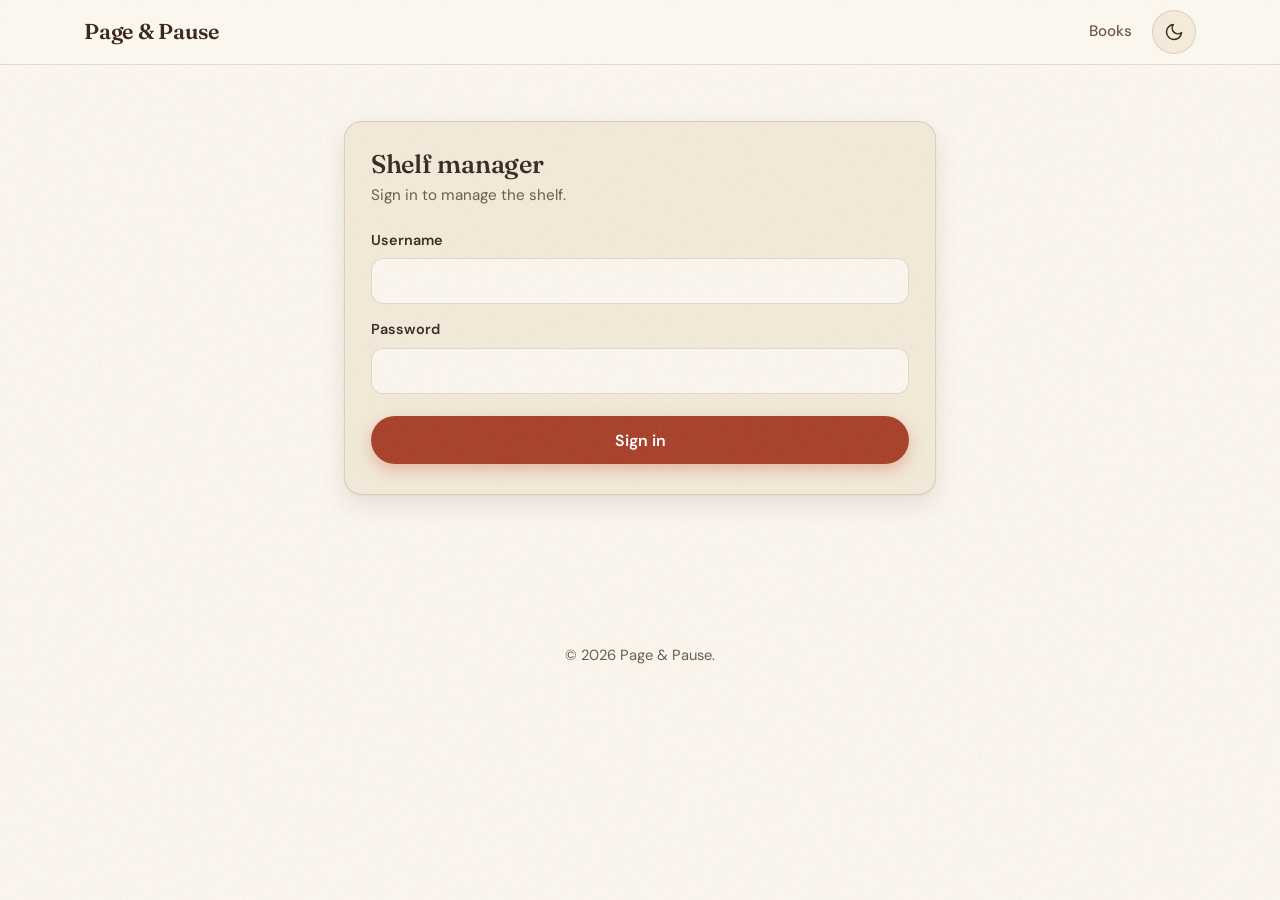
<file: admin.html>
<!DOCTYPE html>
<html lang="en">
<head>
  <meta charset="UTF-8">
  <meta name="viewport" content="width=device-width, initial-scale=1.0">
  <!-- Keep this page out of search engines -->
  <meta name="robots" content="noindex, nofollow">
  <title>Shelf manager — Page &amp; Pause</title>

  <link rel="icon" href="data:image/svg+xml,<svg xmlns='http://www.w3.org/2000/svg' viewBox='0 0 100 100'><text y='.9em' font-size='90'>📖</text></svg>">

  <link rel="preconnect" href="https://fonts.googleapis.com">
  <link rel="preconnect" href="https://fonts.gstatic.com" crossorigin>
  <link href="https://fonts.googleapis.com/css2?family=Fraunces:opsz,wght@9..144,400;9..144,500;9..144,600&family=DM+Sans:wght@400;500;700&display=swap" rel="stylesheet">

  <link rel="stylesheet" href="style.css">

  <script>
    (function () {
      var saved = localStorage.getItem('pp-theme');
      var prefersDark = window.matchMedia('(prefers-color-scheme: dark)').matches;
      document.documentElement.dataset.theme = saved || (prefersDark ? 'dark' : 'light');
    })();
  </script>
</head>
<body>
  <header class="site-header">
    <div class="wrap header-inner">
      <a class="brand" href="index.html">Page &amp; Pause</a>
      <nav class="nav" aria-label="Main">
        <a href="index.html#books">Books</a>
        <button id="themeToggle" class="theme-toggle" type="button" aria-label="Switch to evening (dark) mode">
          <svg class="icon icon-moon" viewBox="0 0 24 24" width="20" height="20"
               fill="none" stroke="currentColor" stroke-width="1.8"
               stroke-linecap="round" stroke-linejoin="round" aria-hidden="true">
            <path d="M21 12.8A9 9 0 1 1 11.2 3a7 7 0 0 0 9.8 9.8z"/>
          </svg>
          <svg class="icon icon-sun" viewBox="0 0 24 24" width="20" height="20"
               fill="none" stroke="currentColor" stroke-width="1.8"
               stroke-linecap="round" aria-hidden="true">
            <circle cx="12" cy="12" r="4"/>
            <path d="M12 2v2M12 20v2M4.9 4.9l1.4 1.4M17.7 17.7l1.4 1.4M2 12h2M20 12h2M4.9 19.1l1.4-1.4M17.7 6.3l1.4-1.4"/>
          </svg>
        </button>
      </nav>
    </div>
  </header>

  <main class="admin-page">
    <div class="wrap admin-wrap">

      <!-- ===== Login (shown until you sign in) ===== -->
      <section id="loginView" class="admin-card">
        <h1>Shelf manager</h1>
        <p class="admin-sub">Sign in to manage the shelf.</p>
        <form id="loginForm" novalidate>
          <label for="username">Username</label>
          <input id="username" name="username" type="text" autocomplete="username" required>

          <label for="password">Password</label>
          <input id="password" name="password" type="password" autocomplete="current-password" required>

          <p class="form-error" id="loginError" role="alert" hidden>Wrong username or password.</p>

          <button class="btn btn-primary" type="submit">Sign in</button>
        </form>
      </section>

      <!-- ===== Add-book form (after login) ===== -->
      <section id="adminView" hidden>
        <div class="admin-card">
          <div class="admin-head">
            <h1 id="formTitle">Add a book</h1>
            <button class="btn btn-soft btn-small" id="logoutBtn" type="button">Sign out</button>
          </div>

          <form id="bookForm" novalidate>
            <label for="fTitle">Book name</label>
            <input id="fTitle" type="text" placeholder="Atomic Habits" required>

            <label for="fBlurb">Description</label>
            <textarea id="fBlurb" rows="3" placeholder="Two sentences about the book…" required></textarea>

            <label for="fAuthor">Author</label>
            <input id="fAuthor" type="text" placeholder="James Clear" required>

            <label for="fCover">Image link</label>
            <input id="fCover" type="url" placeholder="https://… or covers/my-book.jpg" required>

            <label for="fLocker">Content locker link</label>
            <input id="fLocker" type="url" placeholder="https://…" required>

            <label for="fCategory">Category <span class="optional">(optional)</span></label>
            <input id="fCategory" type="text" placeholder="Habits">

            <label for="fProblem">Problem it solves <span class="optional">(optional — the “Solves:” line)</span></label>
            <input id="fProblem" type="text" placeholder="I can't stop procrastinating">

            <p class="form-error" id="formError" role="alert" hidden></p>
            <p class="form-ok" id="formOk" role="status" hidden>Saved — it's on the shelf below.</p>

            <button class="btn btn-primary" id="formSubmit" type="submit">Add book</button>
            <button class="btn btn-soft" id="cancelEdit" type="button" hidden>Cancel — back to adding</button>
          </form>
        </div>

        <div class="admin-card">
          <h2>All books on the shelf</h2>
          <p class="admin-sub">
            Add, edit, hide, or delete books here. Changes are stored in this browser.
            Click <strong>Save &amp; Download</strong> to export the current public shelf
            as <code>books.json</code>, then replace the project file with that download.
          </p>
          <div class="admin-export">
            <button class="btn btn-primary" id="saveDownloadBtn" type="button">Save &amp; Download</button>
            <p class="form-ok" id="exportStatus" role="status" hidden></p>
          </div>
          <ul class="admin-list" id="adminList"></ul>
          <p class="admin-empty" id="adminEmpty" hidden>No books on the shelf.</p>
        </div>
      </section>

    </div>
  </main>

  <footer class="site-footer">
    <div class="wrap">
      <p class="copyright">© <span id="year">2026</span> Page &amp; Pause.</p>
    </div>
  </footer>

  <script src="script.js" defer></script>
  <script src="admin.js" defer></script>
</body>
</html>
</file>
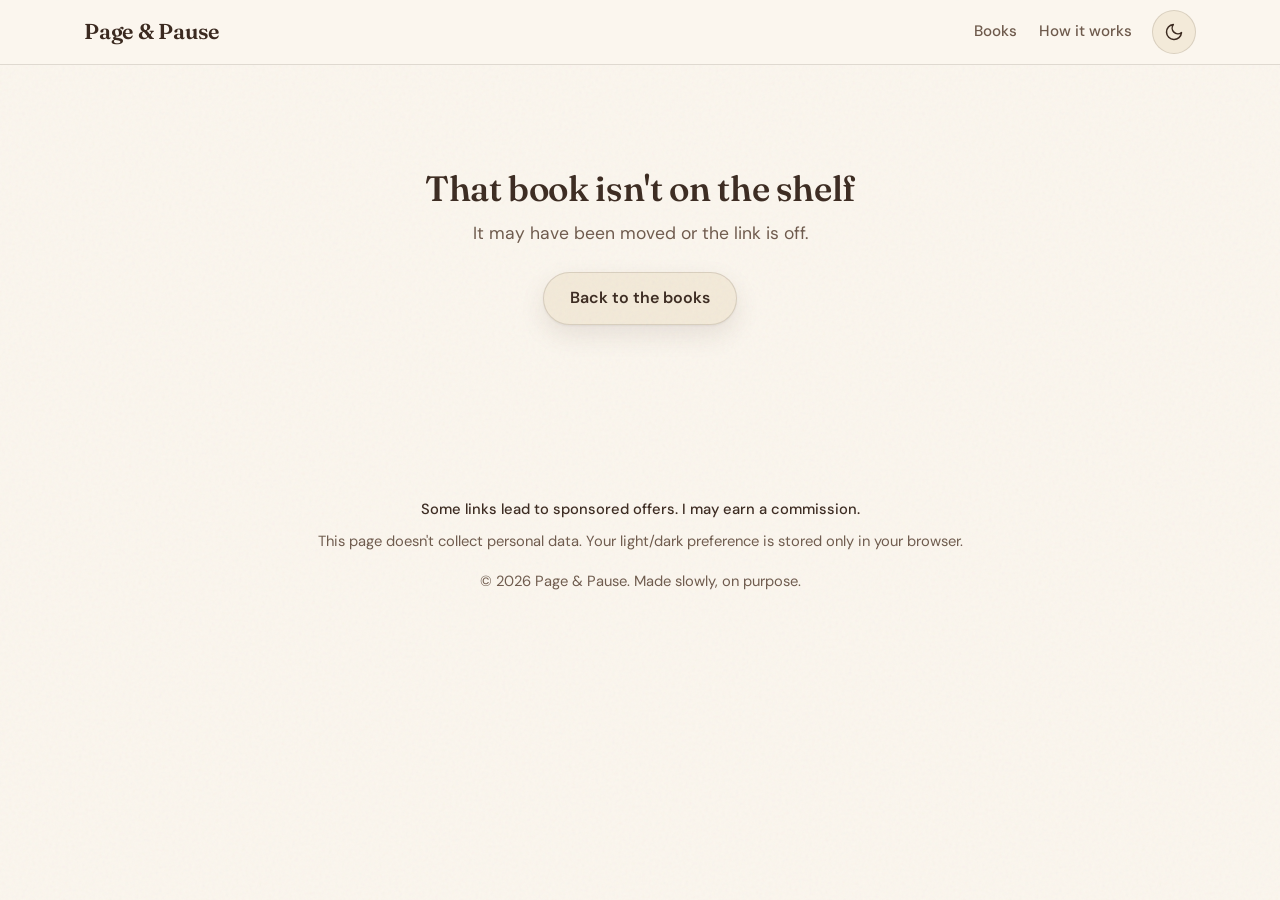
<file: book.html>
<!DOCTYPE html>
<html lang="en">
<head>
  <meta charset="UTF-8">
  <meta name="viewport" content="width=device-width, initial-scale=1.0">

  <title>Book — Page &amp; Pause</title>
  <meta name="description" content="Read the blurb and grab the free book.">
  <meta name="theme-color" content="#FBF6EE">

  <link rel="icon" href="data:image/svg+xml,<svg xmlns='http://www.w3.org/2000/svg' viewBox='0 0 100 100'><text y='.9em' font-size='90'>📖</text></svg>">

  <link rel="preconnect" href="https://fonts.googleapis.com">
  <link rel="preconnect" href="https://fonts.gstatic.com" crossorigin>
  <link href="https://fonts.googleapis.com/css2?family=Fraunces:opsz,wght@9..144,400;9..144,500;9..144,600&family=DM+Sans:wght@400;500;700&display=swap" rel="stylesheet">

  <link rel="stylesheet" href="style.css">

  <!-- Set the theme before first paint so there is no light/dark flash -->
  <script>
    (function () {
      var saved = localStorage.getItem('pp-theme');
      var prefersDark = window.matchMedia('(prefers-color-scheme: dark)').matches;
      document.documentElement.dataset.theme = saved || (prefersDark ? 'dark' : 'light');
    })();
  </script>
</head>
<body>
  <a class="skip-link" href="#bookDetail">Skip to the book</a>

  <header class="site-header">
    <div class="wrap header-inner">
      <a class="brand" href="index.html">Page &amp; Pause</a>
      <nav class="nav" aria-label="Main">
        <a href="index.html#books">Books</a>
        <a href="index.html#how">How it works</a>
        <button id="themeToggle" class="theme-toggle" type="button" aria-label="Switch to evening (dark) mode">
          <svg class="icon icon-moon" viewBox="0 0 24 24" width="20" height="20"
               fill="none" stroke="currentColor" stroke-width="1.8"
               stroke-linecap="round" stroke-linejoin="round" aria-hidden="true">
            <path d="M21 12.8A9 9 0 1 1 11.2 3a7 7 0 0 0 9.8 9.8z"/>
          </svg>
          <svg class="icon icon-sun" viewBox="0 0 24 24" width="20" height="20"
               fill="none" stroke="currentColor" stroke-width="1.8"
               stroke-linecap="round" aria-hidden="true">
            <circle cx="12" cy="12" r="4"/>
            <path d="M12 2v2M12 20v2M4.9 4.9l1.4 1.4M17.7 17.7l1.4 1.4M2 12h2M20 12h2M4.9 19.1l1.4-1.4M17.7 6.3l1.4-1.4"/>
          </svg>
        </button>
      </nav>
    </div>
  </header>

  <main class="detail-page">
    <!-- The book is rendered here by script.js using ?id=... in the URL -->
    <div class="wrap" id="bookDetail">
      <p class="result-count">Loading the book…</p>
    </div>
  </main>

  <footer class="site-footer">
    <div class="wrap">
      <p class="disclosure">Some links lead to sponsored offers. I may earn a commission.</p>
      <p class="privacy">This page doesn't collect personal data. Your light/dark preference is stored only in your browser.</p>
      <p class="copyright">© <span id="year">2026</span> Page &amp; Pause. Made slowly, on purpose.</p>
    </div>
  </footer>

  <script src="script.js" defer></script>
</body>
</html>
</file>
<file: style.css>
/* ============================================================
   Page & Pause — style.css
   ------------------------------------------------------------
   Everything is driven by the variables in :root. To restyle
   the whole site, change the colors here — never in the rules
   below. Dark ("evening") values live in the [data-theme="dark"]
   block further down.
   ============================================================ */

:root {
  /* ---- Palette (day) ---- */
  --cream: #FBF6EE;         /* page background */
  --coffee: #3B2A20;        /* main text */
  --terracotta: #C8553D;    /* accent (buttons, stamps) */
  --sage: #8A9A7B;          /* secondary accent */
  --sand: #F3EAD9;          /* card surfaces */

  /* ---- Derived, used by the rules below ---- */
  --bg: var(--cream);
  --text: var(--coffee);
  --text-soft: #6E5A4C;              /* muted coffee, AA on --bg */
  --card: var(--sand);
  --accent: var(--terracotta);
  --accent-text: #A8412B;            /* darker terracotta for AA text on light bg */
  --line: rgba(59, 42, 32, 0.14);
  --shadow: 0 1px 2px rgba(59, 42, 32, 0.06),
            0 10px 26px rgba(59, 42, 32, 0.10);
  --shadow-lift: 0 2px 4px rgba(59, 42, 32, 0.08),
                 0 18px 38px rgba(59, 42, 32, 0.16);
  --focus: var(--accent-text);
  --chip-active-bg: var(--coffee);
  --chip-active-fg: var(--cream);
  --btn-fg: #FFFFFF;

  /* ---- Type & shape ---- */
  --font-head: "Fraunces", Georgia, "Times New Roman", serif;
  --font-body: "DM Sans", system-ui, -apple-system, sans-serif;
  --radius: 18px;
  --radius-sm: 12px;
  --wrap: 1160px;
}

/* Evening reading mode — warm dark, never pure black */
[data-theme="dark"] {
  --bg: #221A15;
  --text: #EFE3D3;
  --text-soft: #B9A794;              /* warm light, AA on --bg */
  --card: #2C221A;
  --accent: #E0785C;                 /* lightened terracotta */
  --accent-text: #E8927A;
  --line: rgba(239, 227, 211, 0.16);
  --shadow: 0 1px 2px rgba(0, 0, 0, 0.30),
            0 10px 26px rgba(0, 0, 0, 0.40);
  --shadow-lift: 0 2px 4px rgba(0, 0, 0, 0.35),
                 0 18px 38px rgba(0, 0, 0, 0.55);
  --focus: #E8927A;
  --chip-active-bg: #E0785C;
  --chip-active-fg: #221A15;
  --btn-fg: #221A15;
}

/* ============================================================
   Base
   ============================================================ */

*, *::before, *::after { box-sizing: border-box; }

/* Keep the hidden attribute hidden even on display:flex/inline-flex elements */
[hidden] { display: none !important; }

html { scroll-behavior: smooth; }

body {
  margin: 0;
  font-family: var(--font-body);
  font-size: 17.5px;
  line-height: 1.65;
  color: var(--text);
  background: var(--bg);
  -webkit-font-smoothing: antialiased;
  overflow-x: hidden;
  transition: background-color 0.35s ease, color 0.35s ease;
}

/* Subtle paper grain, CSS-only (SVG noise), fixed over the page */
body::before {
  content: "";
  position: fixed;
  inset: 0;
  z-index: 1;
  pointer-events: none;
  opacity: 0.05;
  background-image: url("data:image/svg+xml,%3Csvg viewBox='0 0 300 300' xmlns='http://www.w3.org/2000/svg'%3E%3Cfilter id='n'%3E%3CfeTurbulence type='fractalNoise' baseFrequency='0.9' numOctaves='2'/%3E%3C/filter%3E%3Crect width='100%25' height='100%25' filter='url(%23n)'/%3E%3C/svg%3E");
}

h1, h2, h3 {
  font-family: var(--font-head);
  font-weight: 550;
  line-height: 1.15;
  letter-spacing: -0.01em;
  margin: 0;
}

p { margin: 0; }

img { max-width: 100%; display: block; }

a { color: var(--accent-text); }

.wrap {
  max-width: var(--wrap);
  margin-inline: auto;
  padding-inline: 24px;
}

/* Visible keyboard focus everywhere */
:focus-visible {
  outline: 3px solid var(--focus);
  outline-offset: 2px;
  border-radius: 4px;
}

.visually-hidden {
  position: absolute;
  width: 1px; height: 1px;
  margin: -1px; padding: 0;
  overflow: hidden;
  clip: rect(0 0 0 0);
  white-space: nowrap;
  border: 0;
}

.skip-link {
  position: absolute;
  top: -60px;
  left: 16px;
  z-index: 200;
  padding: 10px 16px;
  background: var(--chip-active-bg);
  color: var(--chip-active-fg);
  border-radius: 0 0 10px 10px;
  text-decoration: none;
  transition: top 0.2s ease;
}
.skip-link:focus { top: 0; }

/* ============================================================
   Header
   ============================================================ */

.site-header {
  position: sticky;
  top: 0;
  z-index: 100;
  background: color-mix(in srgb, var(--bg) 88%, transparent);
  backdrop-filter: blur(10px);
  -webkit-backdrop-filter: blur(10px);
  border-bottom: 1px solid var(--line);
}

.header-inner {
  display: flex;
  align-items: center;
  justify-content: space-between;
  gap: 16px;
  min-height: 64px;
}

.brand {
  font-family: var(--font-head);
  font-size: 1.35rem;
  font-weight: 600;
  color: var(--text);
  text-decoration: none;
  letter-spacing: -0.01em;
}

.nav {
  display: flex;
  align-items: center;
  gap: 18px;
}

.nav a {
  color: var(--text-soft);
  text-decoration: none;
  font-size: 0.95rem;
  font-weight: 500;
  padding: 10px 2px;
  transition: color 0.15s ease;
}
.nav a:hover { color: var(--accent-text); }

/* Thumb-friendly toggle, min 44px */
.theme-toggle {
  min-width: 44px;
  min-height: 44px;
  display: grid;
  place-items: center;
  font-size: 1.15rem;
  border: 1px solid var(--line);
  border-radius: 50%;
  background: var(--card);
  color: var(--text);
  cursor: pointer;
  transition: transform 0.15s ease, background-color 0.2s ease;
}
.theme-toggle:hover { background: color-mix(in srgb, var(--card) 70%, var(--accent) 12%); }
.theme-toggle:active { transform: scale(0.92); }

/* Simple sun/moon marks — monochrome, currentColor only */
.theme-toggle .icon { display: block; }
[data-theme="light"] .icon-sun  { display: none; }
[data-theme="dark"]  .icon-moon { display: none; }

/* ============================================================
   Hero
   ============================================================ */

.hero {
  padding: clamp(48px, 9vw, 96px) 0 clamp(36px, 6vw, 64px);
}

.hero-inner {
  display: grid;
  grid-template-columns: 1fr;
  gap: 40px;
  align-items: center;
}

.hero h1 {
  font-size: clamp(2.1rem, 5.4vw, 3.6rem);
  max-width: 14ch;
  text-wrap: balance;
}

.hero-sub {
  margin-top: 18px;
  font-size: 1.1rem;
  color: var(--text-soft);
  max-width: 46ch;
}

.hero .btn { margin-top: 28px; }

/* Hero artwork */
.hero-art {
  justify-self: center;
  width: min(320px, 78vw);
}
.hero-art svg { width: 100%; height: auto; }
.hero-art .bk    { stroke: var(--coffee); stroke-width: 2.5; }
[data-theme="dark"] .hero-art .bk { stroke: #EFE3D3; }
.hero-art .bk-a  { fill: var(--sage); }
.hero-art .bk-b  { fill: var(--terracotta); }
.hero-art .bk-c  { fill: #E4D6BC; }
[data-theme="dark"] .hero-art .bk-c { fill: #4A3C30; }
.hero-art .ground { stroke: var(--line); stroke-width: 3; stroke-linecap: round; }
.hero-art .figure { stroke: var(--text); stroke-width: 3.5; stroke-linecap: round; fill: none; }
.hero-art .page   { fill: var(--card); stroke: var(--text); stroke-width: 3; stroke-linejoin: round; }
.hero-art .page-alt { fill: color-mix(in srgb, var(--card) 70%, var(--accent) 14%); }
.hero-art .steam  { stroke: var(--text-soft); stroke-width: 2.5; fill: none; stroke-linecap: round; opacity: 0.7; }

/* ============================================================
   Buttons
   ============================================================ */

.btn {
  display: inline-flex;
  align-items: center;
  justify-content: center;
  min-height: 48px;
  padding: 12px 26px;
  font-family: var(--font-body);
  font-size: 1rem;
  font-weight: 600;
  text-decoration: none;
  border-radius: 999px;
  border: none;
  cursor: pointer;
  transition: transform 0.15s ease, box-shadow 0.2s ease, background-color 0.2s ease;
}

.btn:active { transform: translateY(1px) scale(0.985); }

.btn-soft {
  background: var(--card);
  color: var(--text);
  border: 1.5px solid var(--line);
  box-shadow: var(--shadow);
}
.btn-soft:hover {
  background: color-mix(in srgb, var(--card) 75%, var(--accent) 16%);
}

.btn-primary {
  background: var(--accent-text);
  color: var(--btn-fg);
  box-shadow: 0 6px 16px color-mix(in srgb, var(--accent) 35%, transparent);
}
[data-theme="dark"] .btn-primary {
  background: var(--accent);
  color: var(--btn-fg);
}
.btn-primary:hover { filter: brightness(1.08); }

/* ============================================================
   Sections
   ============================================================ */

.section-title {
  font-size: clamp(1.6rem, 3.4vw, 2.3rem);
  margin-bottom: 26px;
}

.books { padding: clamp(24px, 5vw, 48px) 0 clamp(56px, 8vw, 88px); }

.how {
  background: var(--card);
  border-block: 1px solid var(--line);
  padding: clamp(48px, 8vw, 80px) 0;
}

/* ---- Filter bar ---- */

.filter-bar {
  display: flex;
  flex-wrap: wrap;
  align-items: center;
  gap: 14px 18px;
  margin-bottom: 8px;
}

.chips {
  display: flex;
  flex-wrap: wrap;
  gap: 8px;
}

.chip {
  min-height: 44px;
  padding: 8px 18px;
  font-family: var(--font-body);
  font-size: 0.95rem;
  font-weight: 500;
  color: var(--text-soft);
  background: var(--card);
  border: 1.5px solid var(--line);
  border-radius: 999px;
  cursor: pointer;
  transition: background-color 0.15s ease, color 0.15s ease,
              border-color 0.15s ease, transform 0.15s ease;
}
.chip:hover {
  border-color: var(--accent);
  color: var(--accent-text);
  transform: translateY(-1px);
}
.chip[aria-pressed="true"] {
  background: var(--chip-active-bg);
  color: var(--chip-active-fg);
  border-color: var(--chip-active-bg);
}
.chip:active { transform: translateY(1px); }

.search { flex: 1 1 240px; max-width: 380px; }

.search input {
  width: 100%;
  min-height: 44px;
  padding: 10px 18px;
  font-family: var(--font-body);
  font-size: 1rem;
  color: var(--text);
  background: var(--bg);
  border: 1.5px solid var(--line);
  border-radius: 999px;
  transition: border-color 0.15s ease;
}
.search input::placeholder { color: var(--text-soft); opacity: 0.85; }
.search input:hover { border-color: color-mix(in srgb, var(--line) 50%, var(--accent) 50%); }

.result-count {
  font-size: 0.9rem;
  color: var(--text-soft);
  min-height: 1.4em;
  margin: 10px 0 20px;
}

.empty {
  padding: 40px 0;
  color: var(--text-soft);
  font-size: 1.05rem;
}

/* ============================================================
   Book grid — cards styled like library checkout cards
   ============================================================ */

.grid {
  display: grid;
  grid-template-columns: 1fr;
  gap: 26px;
}

.card {
  position: relative;
  display: flex;
  flex-direction: column;
  background: var(--card);
  border: 1px solid var(--line);
  border-radius: var(--radius);
  overflow: hidden;
  box-shadow: var(--shadow);
  transition: transform 0.25s ease, box-shadow 0.25s ease;
}
.card:hover {
  transform: translateY(-6px);
  box-shadow: var(--shadow-lift);
}

/* Category tab clipped to the top edge */
.card-tab {
  position: absolute;
  top: 0;
  left: 22px;
  z-index: 2;
  padding: 5px 14px 6px;
  font-size: 0.72rem;
  font-weight: 700;
  letter-spacing: 0.08em;
  text-transform: uppercase;
  color: var(--text);
  background: var(--sage);
  border-radius: 0 0 8px 8px;
}

/* Cover with graceful fallback */
.cover {
  position: relative;
  aspect-ratio: 3 / 2;
  background: color-mix(in srgb, var(--card) 82%, var(--coffee) 18%);
  overflow: hidden;
}
[data-theme="dark"] .cover {
  background: color-mix(in srgb, var(--card) 80%, #000 20%);
}

.cover img {
  width: 100%;
  height: 100%;
  object-fit: cover;
}

/* Shown when the cover file is missing (or via onerror) */
.cover-fallback {
  position: absolute;
  inset: 0;
  display: none;
  flex-direction: column;
  align-items: center;
  justify-content: center;
  gap: 6px;
  padding: 20px;
  text-align: center;
  background:
    repeating-linear-gradient(
      0deg,
      transparent, transparent 27px,
      color-mix(in srgb, var(--cream) 40%, transparent) 27px,
      color-mix(in srgb, var(--cream) 40%, transparent) 28px
    ),
    linear-gradient(160deg, var(--sage), color-mix(in srgb, var(--sage) 55%, var(--coffee) 45%));
  color: #FBF6EE;
}
.cover.is-missing img { display: none; }
.cover.is-missing .cover-fallback { display: flex; }

.cover-fallback .fb-title {
  font-family: var(--font-head);
  font-size: 1.3rem;
  line-height: 1.2;
}
.cover-fallback .fb-author { font-size: 0.85rem; opacity: 0.9; }

/* Ink-stamp badge */
.badge {
  position: absolute;
  top: 14px;
  right: 14px;
  z-index: 2;
  padding: 5px 12px;
  font-family: var(--font-head);
  font-size: 0.8rem;
  font-weight: 600;
  color: var(--accent-text);
  background: color-mix(in srgb, var(--cream) 88%, transparent);
  border: 2px solid currentColor;
  border-radius: 6px;
  transform: rotate(-6deg);
  box-shadow: 0 2px 6px rgba(0, 0, 0, 0.12);
}
[data-theme="dark"] .badge {
  background: color-mix(in srgb, var(--card) 88%, transparent);
  color: var(--accent);
}

/* Card body */
.card-body {
  display: flex;
  flex-direction: column;
  flex: 1;
  padding: 22px 22px 24px;
}

.card-title {
  font-size: 1.35rem;
  margin-bottom: 4px;
}

.card-author {
  font-size: 0.95rem;
  color: var(--text-soft);
  margin-bottom: 14px;
}

/* The "Solves:" fill-in field — the signature detail */
.solves {
  display: flex;
  gap: 8px;
  align-items: baseline;
  padding: 10px 14px;
  margin-bottom: 14px;
  background: var(--bg);
  border: 1.5px dashed color-mix(in srgb, var(--line) 60%, var(--accent) 40%);
  border-radius: var(--radius-sm);
}
.solves-label {
  flex-shrink: 0;
  font-size: 0.78rem;
  font-weight: 700;
  letter-spacing: 0.06em;
  text-transform: uppercase;
  color: var(--accent-text);
}
.solves-text {
  font-family: var(--font-head);
  font-style: italic;
  font-size: 1.02rem;
  line-height: 1.35;
}

.blurb {
  font-size: 0.98rem;
  color: var(--text-soft);
  margin-bottom: 20px;
}

.card .btn { width: 100%; margin-top: auto; }

/* ============================================================
   How it works
   ============================================================ */

.steps {
  display: grid;
  grid-template-columns: 1fr;
  gap: 28px;
  margin: 0;
  padding: 0;
  list-style: none;
  counter-reset: step;
}

.step {
  max-width: 42ch;
}

.step-num {
  display: grid;
  place-items: center;
  width: 44px;
  height: 44px;
  margin-bottom: 14px;
  font-family: var(--font-head);
  font-size: 1.15rem;
  font-weight: 600;
  color: var(--chip-active-fg);
  background: var(--chip-active-bg);
  border-radius: 50%;
}

.step h3 { font-size: 1.2rem; margin-bottom: 6px; }
.step p { color: var(--text-soft); font-size: 0.98rem; }

/* ============================================================
   Footer
   ============================================================ */

.site-footer {
  padding: 44px 0 52px;
  font-size: 0.92rem;
  color: var(--text-soft);
}

.site-footer .wrap {
  display: flex;
  flex-direction: column;
  gap: 8px;
  max-width: 720px;
  text-align: center;
}

.disclosure { font-weight: 500; color: var(--text); }
.copyright { margin-top: 8px; }

/* ============================================================
   Book detail page (book.html)
   ============================================================ */

.detail-page { padding: clamp(32px, 6vw, 64px) 0 clamp(56px, 8vw, 88px); }

.back-link {
  display: inline-block;
  margin-bottom: 22px;
  color: var(--text-soft);
  text-decoration: none;
  font-weight: 500;
  min-height: 44px;
  line-height: 44px;
}
.back-link:hover { color: var(--accent-text); }

.detail-card {
  position: relative;
  display: grid;
  grid-template-columns: 1fr;
  gap: 0;
  background: var(--card);
  border: 1px solid var(--line);
  border-radius: var(--radius);
  overflow: hidden;
  box-shadow: var(--shadow);
}

.detail-card .cover { aspect-ratio: 3 / 2; }

.detail-body { padding: 26px 26px 30px; }
.detail-body .card-title { font-size: clamp(1.7rem, 4vw, 2.4rem); margin-bottom: 6px; }
.detail-body .card-author { font-size: 1.05rem; margin-bottom: 18px; }
.detail-blurb { font-size: 1.08rem; margin-bottom: 24px; color: var(--text); }
.detail-body .btn { width: 100%; }

.detail-note {
  margin-top: 12px;
  font-size: 0.85rem;
  color: var(--text-soft);
  text-align: center;
}

.not-found { text-align: center; padding: 40px 0; }
.not-found h1 { font-size: clamp(1.6rem, 4vw, 2.2rem); margin-bottom: 10px; }
.not-found p { color: var(--text-soft); margin-bottom: 24px; }

@media (min-width: 760px) {
  .detail-card { grid-template-columns: 0.9fr 1.1fr; }
  .detail-card .cover { aspect-ratio: auto; height: 100%; }
  .detail-body { padding: 36px 40px; align-self: center; }
  .detail-body .btn { width: auto; min-width: 280px; }
}

/* ============================================================
   Shelf manager page
   ============================================================ */

.admin-page { padding: clamp(32px, 6vw, 56px) 0 clamp(48px, 7vw, 72px); }
.admin-wrap { max-width: 640px; }

.admin-card {
  background: var(--card);
  border: 1px solid var(--line);
  border-radius: var(--radius);
  box-shadow: var(--shadow);
  padding: 28px 26px 30px;
  margin-bottom: 24px;
}
.admin-card h1 { font-size: 1.6rem; margin-bottom: 4px; }
.admin-card h2 { font-size: 1.25rem; margin-bottom: 6px; }
.admin-sub { color: var(--text-soft); font-size: 0.95rem; margin-bottom: 20px; }

.admin-head {
  display: flex;
  align-items: center;
  justify-content: space-between;
  gap: 12px;
  margin-bottom: 4px;
}

#loginForm, #bookForm { display: flex; flex-direction: column; }

#loginForm label, #bookForm label {
  font-size: 0.9rem;
  font-weight: 600;
  margin: 14px 0 6px;
}
#loginForm label:first-child { margin-top: 0; }

.optional { font-weight: 400; color: var(--text-soft); }

#loginForm input, #bookForm input, #bookForm textarea {
  min-height: 46px;
  padding: 10px 14px;
  font-family: var(--font-body);
  font-size: 1rem;
  color: var(--text);
  background: var(--bg);
  border: 1.5px solid var(--line);
  border-radius: var(--radius-sm);
  resize: vertical;
}
#bookForm textarea { min-height: 90px; }
#loginForm input:focus, #bookForm input:focus, #bookForm textarea:focus {
  border-color: var(--accent-text);
}

#loginForm .btn, #bookForm .btn { margin-top: 22px; }

.form-error {
  margin-top: 14px;
  color: var(--accent-text);
  font-size: 0.92rem;
  font-weight: 500;
}
.form-ok {
  margin-top: 14px;
  color: var(--sage);
  font-size: 0.92rem;
  font-weight: 600;
}
[data-theme="dark"] .form-ok { color: #A9BC97; }

.btn-small {
  min-height: 40px;
  padding: 8px 16px;
  font-size: 0.88rem;
}

.admin-list { list-style: none; margin: 0; padding: 0; }
.admin-item {
  display: flex;
  flex-wrap: wrap;
  align-items: center;
  justify-content: space-between;
  gap: 10px;
  padding: 14px 0;
  border-top: 1px solid var(--line);
}
.admin-item-info { display: flex; flex-direction: column; }
.admin-item-info span { font-size: 0.88rem; color: var(--text-soft); }
.admin-item-actions { display: flex; flex-wrap: wrap; gap: 8px; }

/* Where a book lives: Built-in (script.js) vs This browser (added/edited) */
.admin-tag {
  display: inline-block;
  margin-left: 8px;
  padding: 2px 9px;
  font-size: 0.68rem;
  font-weight: 700;
  letter-spacing: 0.05em;
  text-transform: uppercase;
  color: var(--text-soft);
  border: 1.5px solid var(--line);
  border-radius: 999px;
  vertical-align: middle;
}
.admin-item[data-state="edited"] .admin-tag {
  color: var(--accent-text);
  border-color: color-mix(in srgb, var(--accent) 55%, transparent);
}
.admin-item[data-state="hidden"] .admin-item-info { opacity: 0.55; }
.admin-item[data-state="hidden"] .admin-item-info strong { text-decoration: line-through; }

/* Destructive action (second-click confirmation) */
.btn-danger {
  background: var(--accent-text);
  color: var(--btn-fg);
  border-color: transparent;
}
[data-theme="dark"] .btn-danger { background: var(--accent); }

#cancelEdit { margin-top: 10px; }
.admin-empty { color: var(--text-soft); font-size: 0.95rem; }

/* ============================================================
   Scroll reveal (fade-up) — IntersectionObserver adds .visible
   ============================================================ */

.reveal {
  opacity: 0;
  transform: translateY(18px);
  transition: opacity 0.55s ease, transform 0.55s ease;
}
.reveal.visible {
  opacity: 1;
  transform: none;
}

/* Card enter animation when filtering */
@keyframes card-in {
  from { opacity: 0; transform: translateY(12px); }
  to   { opacity: 1; transform: none; }
}
.card.entering { animation: card-in 0.35s ease backwards; }

/* ============================================================
   Responsive
   ============================================================ */

/* Small phones: tighten the header so it never overflows */
@media (max-width: 520px) {
  .brand { font-size: 1.15rem; }
  .nav { gap: 10px; }
  .nav a { font-size: 0.875rem; }
}

@media (min-width: 640px) {
  .grid { grid-template-columns: repeat(2, 1fr); }
  .steps { grid-template-columns: repeat(3, 1fr); gap: 32px; }
}

@media (min-width: 720px) {
  .hero-inner { grid-template-columns: 1.15fr 0.85fr; gap: 48px; }
  .hero-art { justify-self: end; }
}

@media (min-width: 1000px) {
  .grid { grid-template-columns: repeat(3, 1fr); }
}

@media (min-width: 1320px) {
  .grid { grid-template-columns: repeat(4, 1fr); }
}

/* ============================================================
   Reduced motion — turn everything off
   ============================================================ */

@media (prefers-reduced-motion: reduce) {
  html { scroll-behavior: auto; }

  *, *::before, *::after {
    animation-duration: 0.01ms !important;
    animation-iteration-count: 1 !important;
    transition-duration: 0.01ms !important;
  }

  .reveal { opacity: 1; transform: none; }
  .card:hover { transform: none; }
}
</file>
